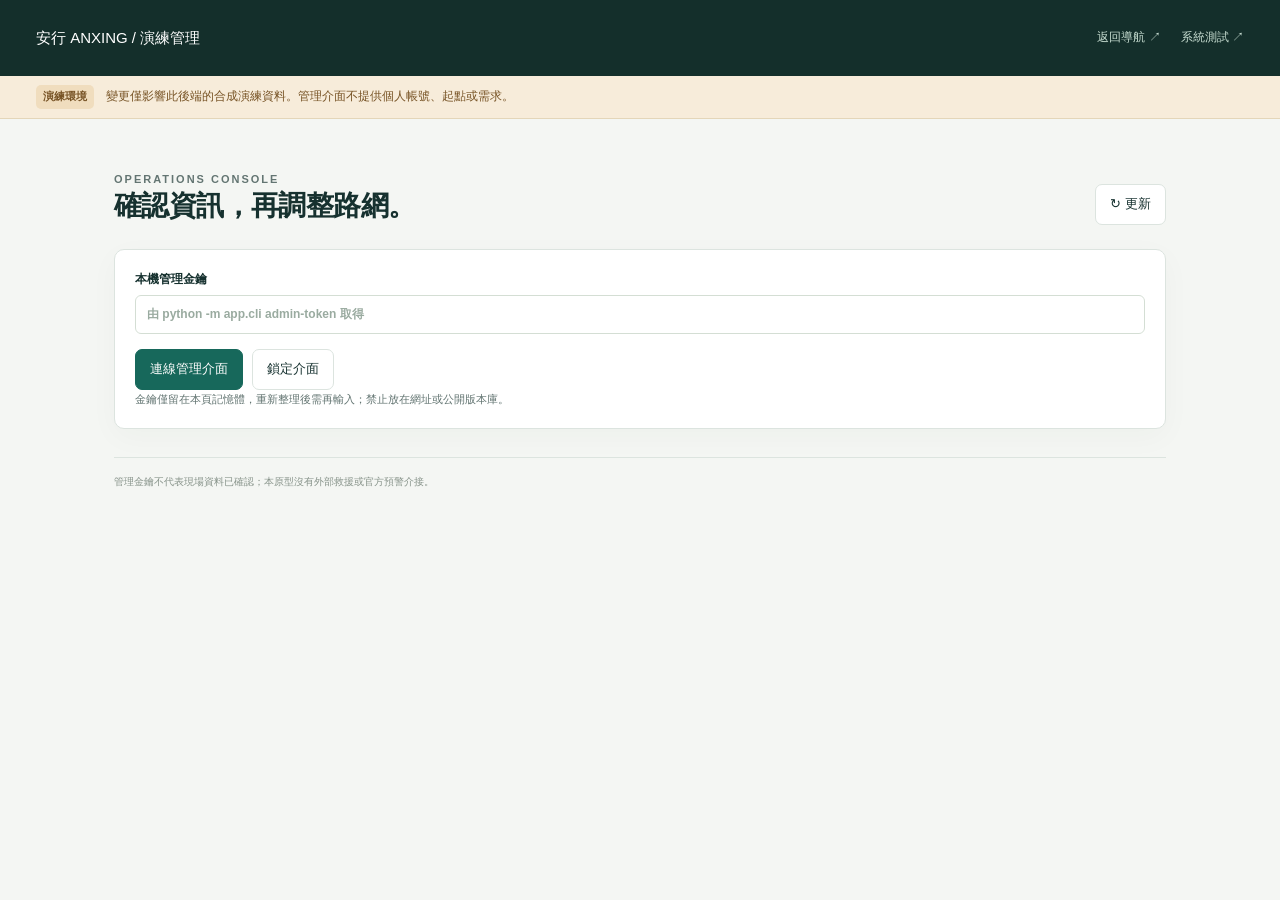
<file: static/admin.html>
<!doctype html>
<html lang="zh-Hant">
  <head>
    <meta charset="utf-8" />
    <meta name="viewport" content="width=device-width,initial-scale=1" />
    <title>安行・演練管理</title>
    <link rel="icon" href="/static/icon.svg" />
    <link rel="stylesheet" href="/static/style.css" />
    <script src="/static/admin.js" defer></script>
  </head>
  <body>
    <header class="top">
      <a class="brand" href="/">安行 ANXING / 演練管理</a>
      <div class="top-links"><a href="/">返回導航 ↗</a><a href="/test">系統測試 ↗</a></div>
    </header>
    <div class="drill-bar">
      <span class="pill amber">演練環境</span
      ><span>變更僅影響此後端的合成演練資料。管理介面不提供個人帳號、起點或需求。</span>
    </div>
    <main class="standalone">
      <div class="pagehead">
        <div>
          <div class="eyebrow">OPERATIONS CONSOLE</div>
          <h1>確認資訊，再調整路網。</h1>
        </div>
        <button class="btn" id="admin-refresh">↻ 更新</button>
      </div>
      <div class="panel">
        <div class="panelbody">
          <form id="admin-auth">
            <label class="field"
              >本機管理金鑰<input
                id="admin-token"
                type="password"
                autocomplete="off"
                placeholder="由 python -m app.cli admin-token 取得"
                required
                minlength="24"
            /></label>
            <div class="actions">
              <button class="btn primary" type="submit">連線管理介面</button
              ><button class="btn" type="button" id="admin-lock">鎖定介面</button>
            </div>
            <p class="hint">金鑰僅留在本頁記憶體，重新整理後需再輸入；禁止放在網址或公開版本庫。</p>
          </form>
          <div id="admin-message" aria-live="polite"></div>
        </div>
      </div>
      <div id="admin-content" hidden>
        <div id="admin-metrics" class="metrics result"></div>
        <div class="panel result">
          <div class="panelhead">
            <h2>災情審核與解除</h2>
            <span class="pill gray">不自動以票數判真</span>
          </div>
          <div id="admin-reports"></div>
        </div>
        <div class="panel result">
          <div class="panelhead"><h2>場所狀態與容量</h2></div>
          <form id="shelter-form" class="panelbody">
            <div class="formrow">
              <label class="field">演練場所<select id="admin-shelter"></select></label
              ><label class="field"
                >開設狀態<select id="shelter-status">
                  <option value="open">開設</option>
                  <option value="closed">關閉</option>
                  <option value="unknown">未知</option>
                </select></label
              >
            </div>
            <div class="formrow">
              <label class="field"
                >總容量（空白為未知）<input
                  type="number"
                  min="0"
                  max="100000"
                  id="shelter-capacity" /></label
              ><label class="field"
                >無障礙適用容量（空白為未知）<input
                  type="number"
                  min="0"
                  max="100000"
                  id="shelter-accessible"
              /></label>
            </div>
            <div class="formrow">
              <label class="field"
                >非 App 背景人數<input
                  type="number"
                  min="0"
                  max="100000"
                  id="shelter-background"
                  required /></label
              ><label class="field"
                >其中需無障礙的人數<input
                  type="number"
                  min="0"
                  max="100000"
                  id="shelter-background-accessible"
                  required
              /></label>
            </div>
            <div class="formrow">
              <label class="field"
                >無階梯入口<select id="shelter-entrance">
                  <option value="true">已確認可用</option>
                  <option value="false">不可用</option>
                  <option value="null">未知</option>
                </select></label
              ><label class="field"
                >無障礙廁所<select id="shelter-toilet">
                  <option value="true">已確認可用</option>
                  <option value="false">不可用</option>
                  <option value="null">未知</option>
                </select></label
              >
            </div>
            <label class="field"
              >收容空間可達性<select id="shelter-space">
                <option value="true">已確認可達</option>
                <option value="false">不可達</option>
                <option value="null">未知</option>
              </select></label
            ><label class="field"
              >更新理由<input
                id="shelter-note"
                required
                minlength="3"
                maxlength="300"
                placeholder="例如：演練確認入口關閉，請重新規劃。" /></label
            ><button class="btn primary" type="submit">更新場所並使相關在途配置失效</button>
            <div id="shelter-message" aria-live="polite"></div>
          </form>
        </div>
        <div class="panel result">
          <div class="panelhead">
            <h2>發布演練地震資訊</h2>
            <span class="pill amber">不會發送官方警報</span>
          </div>
          <form id="event-form" class="panelbody">
            <div class="formrow">
              <label class="field"
                >事件識別<input
                  id="event-id"
                  value="drill-001"
                  required
                  pattern="[a-zA-Z0-9_-]+"
                  maxlength="80" /></label
              ><label class="field"
                >版本（需遞增）<input type="number" id="event-version" min="1" value="1" required
              /></label>
            </div>
            <label class="field"
              >標題<input
                id="event-title"
                value="大安區震後避難演練"
                required
                minlength="2"
                maxlength="120" /></label
            ><label class="field"
              >演練規模<input
                type="number"
                id="event-magnitude"
                min="0"
                max="10"
                step="0.1"
                value="6.0"
                required
            /></label>
            <p class="hint">
              事件時間使用送出當下；來源固定標示本機演練。相同事件的舊版本將被拒絕。
            </p>
            <button class="btn primary" type="submit">發布演練資訊</button>
            <div id="event-message" aria-live="polite"></div>
          </form>
        </div>
      </div>
      <footer class="footer">
        管理金鑰不代表現場資料已確認；本原型沒有外部救援或官方預警介接。
      </footer>
    </main>
    <div id="toast" role="status"></div>
  </body>
</html>
</file>
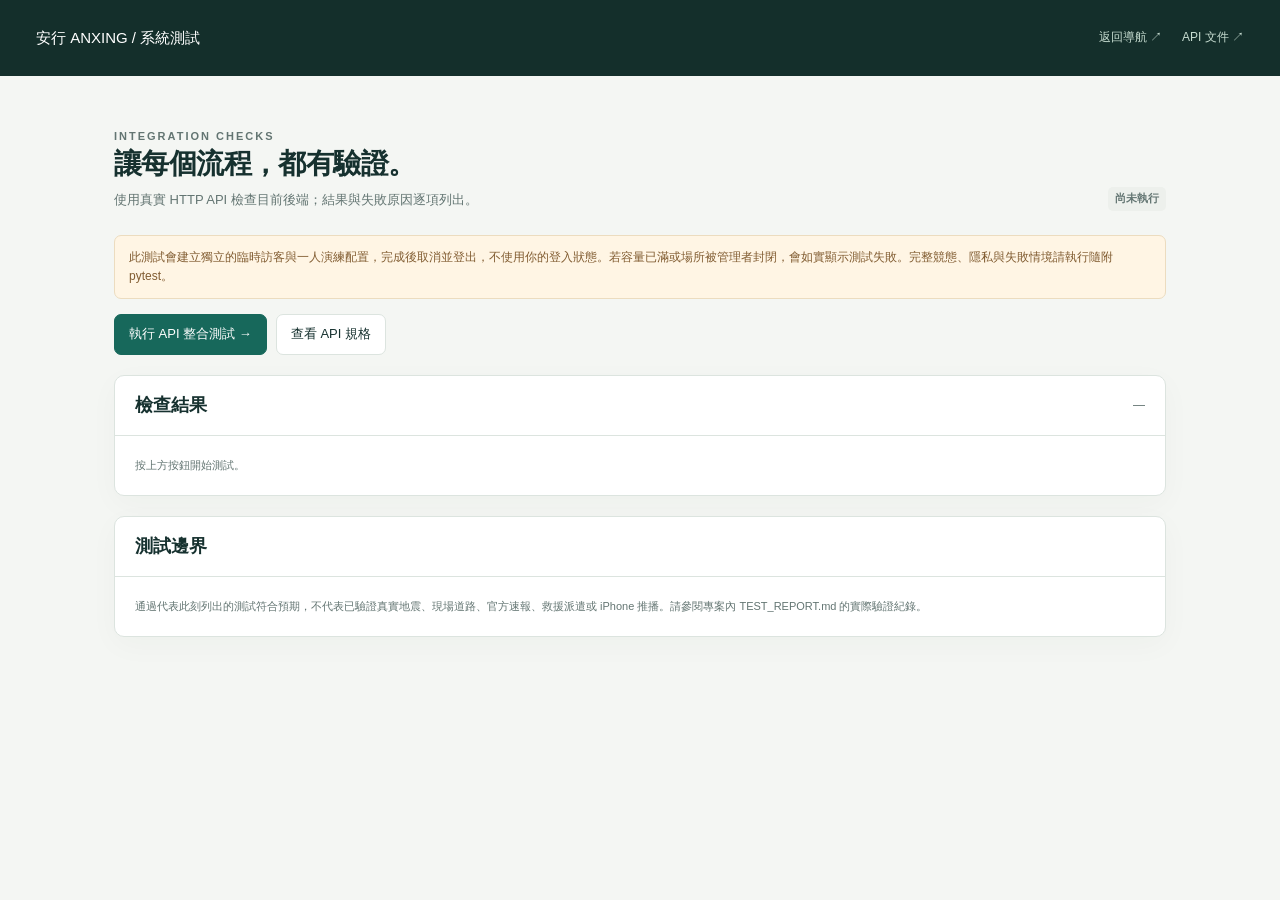
<file: static/test.html>
<!doctype html>
<html lang="zh-Hant">
  <head>
    <meta charset="utf-8" />
    <meta name="viewport" content="width=device-width,initial-scale=1" />
    <title>安行・API 測試網頁</title>
    <link rel="icon" href="/static/icon.svg" />
    <link rel="stylesheet" href="/static/style.css" />
    <script src="/static/test.js" defer></script>
  </head>
  <body>
    <header class="top">
      <a class="brand" href="/">安行 ANXING / 系統測試</a>
      <div class="top-links"><a href="/">返回導航 ↗</a><a href="/docs">API 文件 ↗</a></div>
    </header>
    <main class="standalone">
      <div class="pagehead">
        <div>
          <div class="eyebrow">INTEGRATION CHECKS</div>
          <h1>讓每個流程，都有驗證。</h1>
          <p class="muted">使用真實 HTTP API 檢查目前後端；結果與失敗原因逐項列出。</p>
        </div>
        <span class="pill gray" id="test-summary">尚未執行</span>
      </div>
      <div class="warning">
        此測試會建立獨立的臨時訪客與一人演練配置，完成後取消並登出，不使用你的登入狀態。若容量已滿或場所被管理者封閉，會如實顯示測試失敗。完整競態、隱私與失敗情境請執行隨附
        pytest。
      </div>
      <div class="actions">
        <button class="btn primary" id="run-tests">執行 API 整合測試 →</button
        ><a class="btn" href="/openapi.json" target="_blank" rel="noopener">查看 API 規格</a>
      </div>
      <div class="panel result">
        <div class="panelhead">
          <h2>檢查結果</h2>
          <small id="test-duration">—</small>
        </div>
        <div id="test-results" aria-live="polite">
          <div class="panelbody hint">按上方按鈕開始測試。</div>
        </div>
      </div>
      <div class="panel result">
        <div class="panelhead"><h2>測試邊界</h2></div>
        <div class="panelbody hint">
          通過代表此刻列出的測試符合預期，不代表已驗證真實地震、現場道路、官方速報、救援派遣或
          iPhone 推播。請參閱專案內 TEST_REPORT.md 的實際驗證紀錄。
        </div>
      </div>
    </main>
  </body>
</html>
</file>
<file: static/style.css>
@import url('/static/fonts.css');
:root {
  --ink: #16312f;
  --muted: #637572;
  --teal: #17685b;
  --mint: #e3f1e9;
  --paper: #f4f6f3;
  --line: #dce4df;
  --orange: #bc621e;
  --red: #b33d38;
  --nav: #142f2b;
  --white: #fff;
  --shadow: 0 8px 30px #193d2e08;
}
* {
  box-sizing: border-box;
}
body {
  margin: 0;
  background: var(--paper);
  color: var(--ink);
  font:
    15px/1.6 -apple-system,
    BlinkMacSystemFont,
    'Noto Sans TC',
    'PingFang TC',
    sans-serif;
}
button,
input,
select,
textarea {
  font: inherit;
}
button,
a,
input,
select,
textarea {
  touch-action: manipulation;
}
button,
a {
  -webkit-tap-highlight-color: transparent;
}
button {
  cursor: pointer;
}
button:disabled {
  opacity: 0.45;
  cursor: not-allowed;
}
button:focus-visible,
a:focus-visible,
input:focus-visible,
select:focus-visible,
textarea:focus-visible {
  outline: 3px solid #d79934;
  outline-offset: 3px;
}
a {
  color: var(--teal);
  text-decoration: none;
}
a:hover {
  text-decoration: underline;
}
h1,
h2,
h3,
p {
  margin: 0;
}
h1 {
  font-size: 28px;
  line-height: 1.3;
  letter-spacing: -0.6px;
}
h2 {
  font-size: 18px;
  line-height: 1.4;
}
h3 {
  font-size: 15px;
}
.eyebrow {
  font-size: 11px;
  text-transform: uppercase;
  letter-spacing: 2px;
  color: var(--muted);
  font-weight: 600;
}
.muted,
small {
  color: var(--muted);
}
small {
  font-size: 12px;
}
.top {
  height: 76px;
  background: var(--nav);
  color: #fff;
  display: flex;
  align-items: center;
  justify-content: space-between;
  padding: 0 36px;
  gap: 20px;
}
.brand {
  display: flex;
  align-items: center;
  gap: 12px;
  color: white;
}
.brand strong {
  font-size: 18px;
  letter-spacing: 1px;
}
.brand small {
  display: block;
  color: #9bb6aa;
  font-size: 10px;
  letter-spacing: 2px;
}
.brand-icon {
  width: 36px;
  height: 39px;
  border: 1px solid #7fa693;
  border-radius: 12px 12px 18px 18px;
  display: grid;
  place-items: center;
  font-size: 24px;
  color: #b4d7a7;
}
.top-links {
  display: flex;
  gap: 20px;
  align-items: center;
  font-size: 12px;
}
.top-links a {
  color: #c7ddd1;
}
.live {
  display: flex;
  align-items: center;
  gap: 7px;
  color: #c0d7c8;
  font-size: 12px;
}
.dot {
  height: 7px;
  width: 7px;
  background: #b2d393;
  border-radius: 50%;
}
.drill-bar {
  background: #f7ecda;
  border-bottom: 1px solid #e4d6b9;
  padding: 9px 36px;
  display: flex;
  gap: 12px;
  align-items: center;
  font-size: 12px;
  color: #775325;
}
.pill {
  border-radius: 5px;
  padding: 3px 7px;
  font-size: 11px;
  white-space: nowrap;
  font-weight: 600;
  display: inline-block;
  background: var(--mint);
  color: var(--teal);
}
.pill.amber {
  background: #f0ddbe;
  color: #775325;
}
.pill.red {
  background: #f9e7e4;
  color: var(--red);
}
.pill.gray {
  background: #edf0ec;
  color: var(--muted);
}
.shell {
  display: grid;
  grid-template-columns: 190px minmax(0, 1fr);
  min-height: calc(100vh - 118px);
}
.sidebar {
  border-right: 1px solid var(--line);
  padding: 30px 18px;
  background: #fafbf8;
  display: flex;
  flex-direction: column;
  gap: 8px;
}
.navbtn {
  border: 0;
  background: none;
  text-align: left;
  padding: 11px 14px;
  color: #5c6e67;
  border-radius: 7px;
  display: flex;
  align-items: center;
  gap: 12px;
  font-size: 13px;
}
.navbtn.active {
  background: #dfede2;
  color: #225a45;
  font-weight: 600;
}
.navbtn span:first-child {
  font-size: 17px;
  width: 20px;
  text-align: center;
}
.side-note {
  margin-top: auto;
  padding: 22px 12px 0;
  font-size: 11px;
  color: #7f8b82;
  border-top: 1px solid var(--line);
}
main {
  padding: 30px 34px 40px;
  min-width: 0;
  max-width: 1720px;
  width: 100%;
  margin: auto;
}
.pagehead {
  display: flex;
  justify-content: space-between;
  align-items: flex-end;
  margin-bottom: 24px;
  gap: 16px;
}
.pagehead .muted {
  font-size: 13px;
  margin-top: 8px;
}
.btn {
  border: 1px solid var(--line);
  border-radius: 7px;
  padding: 9px 14px;
  background: white;
  color: var(--ink);
  font-weight: 500;
  font-size: 13px;
  display: inline-flex;
  gap: 8px;
  align-items: center;
  justify-content: center;
  min-height: 40px;
}
.btn:hover {
  background: #f2f6f1;
  text-decoration: none;
}
.btn.primary {
  background: var(--teal);
  color: white;
  border-color: var(--teal);
}
.btn.primary:hover {
  background: #115448;
}
.btn.danger {
  color: var(--red);
  border-color: #e4b8b1;
}
.btn.small {
  font-size: 12px;
  padding: 5px 10px;
  min-height: 33px;
}
.full {
  width: 100%;
}
.metrics {
  display: grid;
  grid-template-columns: repeat(4, 1fr);
  gap: 14px;
  margin-bottom: 22px;
}
.metric {
  border: 1px solid var(--line);
  border-radius: 9px;
  padding: 15px 20px;
  background: #fff;
  box-shadow: var(--shadow);
}
.metric .value {
  font-size: 29px;
  font-weight: 600;
  letter-spacing: -1px;
  line-height: 1.5;
}
.metric .value small {
  font-size: 12px;
  font-weight: 400;
  letter-spacing: 0;
  margin-left: 6px;
}
.metric label {
  font-size: 11px;
  color: var(--muted);
}
.metric .foot {
  font-size: 10px;
  color: #799183;
}
.workspace {
  display: grid;
  grid-template-columns: minmax(0, 1fr) 326px;
  gap: 20px;
  align-items: start;
}
.panel {
  background: white;
  border: 1px solid var(--line);
  border-radius: 10px;
  overflow: hidden;
  box-shadow: var(--shadow);
}
.panelhead {
  padding: 17px 20px;
  display: flex;
  gap: 10px;
  justify-content: space-between;
  align-items: center;
  border-bottom: 1px solid var(--line);
}
.panelbody {
  padding: 20px;
}
.map {
  height: 440px;
  position: relative;
  background: #edf1e6;
  overflow: hidden;
}
.map svg {
  width: 100%;
  height: 100%;
  display: block;
}
.map .road {
  stroke: #fff;
  stroke-width: 9;
  stroke-linecap: round;
}
.map .road-outline {
  stroke: #d5dccf;
  stroke-width: 12;
  stroke-linecap: round;
}
.map .blocked {
  stroke: #c75b48;
  stroke-dasharray: 5 5;
  stroke-width: 7;
}
.map .stairs {
  stroke: #b4a985;
  stroke-dasharray: 2 4;
  stroke-width: 6;
}
.map .route {
  stroke: #147a64;
  stroke-width: 7;
  stroke-linejoin: round;
  fill: none;
  filter: drop-shadow(0 2px 3px #225c4c44);
}
.map .node {
  fill: #c4cfc0;
}
.map .shelter {
  fill: white;
  stroke: #2c715b;
  stroke-width: 2;
}
.map .shelter.closed {
  stroke: #9da89b;
  fill: #eef0eb;
}
.map text {
  font-family: inherit;
  fill: #536c5d;
  font-size: 11px;
}
.map .map-note {
  position: absolute;
  bottom: 14px;
  left: 14px;
  right: 14px;
  background: #fffffff0;
  border-radius: 6px;
  border: 1px solid #e1e6d9;
  padding: 9px 12px;
  font-size: 10px;
  color: #64745d;
}
.mapbadge {
  position: absolute;
  top: 14px;
  left: 14px;
  background: #ffffffeb;
  padding: 7px 11px;
  border-radius: 6px;
  font-size: 11px;
  border: 1px solid #dce4d2;
}
.north {
  position: absolute;
  top: 14px;
  right: 16px;
  font-size: 11px;
  color: #69816c;
  text-align: center;
}
.legend {
  padding: 12px 20px;
  display: flex;
  gap: 16px;
  flex-wrap: wrap;
  font-size: 10px;
  color: var(--muted);
}
.legend i {
  display: inline-block;
  vertical-align: middle;
  width: 9px;
  height: 9px;
  margin-right: 5px;
  border-radius: 50%;
  background: #3f8267;
}
.legend .closed {
  background: #a8b1a2;
}
.legend .blocked {
  background: #cc6b54;
}
.legend .blue {
  background: #307898;
}
.sectiontitle {
  font-size: 11px;
  color: var(--muted);
  letter-spacing: 1px;
  display: flex;
  gap: 8px;
  align-items: center;
  margin-bottom: 16px;
}
.step {
  background: #e7f0e6;
  border-radius: 4px;
  width: 20px;
  height: 20px;
  text-align: center;
  color: var(--teal);
  line-height: 20px;
  font-weight: 700;
}
label.field {
  display: block;
  font-size: 12px;
  font-weight: 600;
  margin-bottom: 14px;
}
input:not([type='checkbox']),
select,
textarea {
  display: block;
  width: 100%;
  border: 1px solid #d4ded4;
  border-radius: 6px;
  padding: 9px 11px;
  margin-top: 6px;
  color: var(--ink);
  background: #fff;
  min-width: 0;
}
input::placeholder,
textarea::placeholder {
  color: #9aaba0;
}
input[type='checkbox'] {
  accent-color: var(--teal);
  width: 16px;
  height: 16px;
  margin: 0;
  flex-shrink: 0;
}
.check {
  display: flex;
  align-items: flex-start;
  gap: 9px;
  font-size: 12px;
  font-weight: 400;
  margin: 11px 0;
  line-height: 1.5;
}
.check input {
  margin-top: 1px;
}
.formrow {
  display: grid;
  grid-template-columns: 1fr 1fr;
  gap: 12px;
}
.divider {
  height: 1px;
  background: var(--line);
  margin: 18px 0;
}
.hint {
  font-size: 11px;
  color: var(--muted);
  line-height: 1.7;
}
.soft {
  padding: 12px 14px;
  background: #f3f6ef;
  border-radius: 7px;
  font-size: 12px;
}
.warning {
  padding: 12px 14px;
  background: #fff5e4;
  border: 1px solid #ecdcbf;
  color: #815c31;
  border-radius: 7px;
  font-size: 12px;
}
.warning strong {
  display: block;
}
.actions {
  display: flex;
  gap: 9px;
  flex-wrap: wrap;
  margin-top: 15px;
}
.result {
  margin-top: 20px;
}
.route-header {
  display: flex;
  align-items: center;
  justify-content: space-between;
  gap: 10px;
}
.route-number {
  font-size: 34px;
  font-weight: 600;
  letter-spacing: -1px;
}
.route-number small {
  font-size: 12px;
  font-weight: 400;
  letter-spacing: 0;
}
.route-grid {
  display: grid;
  grid-template-columns: repeat(3, 1fr);
  gap: 14px;
  margin-top: 16px;
}
.route-grid label {
  display: block;
  font-size: 10px;
  color: var(--muted);
}
.route-grid strong {
  font-size: 14px;
}
.route-steps {
  margin-top: 15px;
  padding: 12px 14px;
  border-left: 2px solid #b9cdb5;
  font-size: 12px;
  background: #f8faf5;
  line-height: 2;
}
.cards {
  display: grid;
  grid-template-columns: repeat(3, 1fr);
  gap: 16px;
}
.shelter-card {
  padding: 20px;
}
.shelter-card h3 {
  margin-top: 10px;
  font-size: 15px;
}
.shelter-card .capacity {
  font-size: 24px;
  margin: 12px 0;
}
.progress {
  height: 5px;
  background: #edf0e9;
  border-radius: 8px;
  overflow: hidden;
  margin: 8px 0;
}
.progress div {
  height: 100%;
  background: #7ca385;
}
.tablewrap {
  overflow: auto;
}
table {
  width: 100%;
  border-collapse: collapse;
  font-size: 12px;
  text-align: left;
}
td,
th {
  padding: 13px 16px;
  border-bottom: 1px solid var(--line);
  white-space: nowrap;
}
th {
  background: #f5f7f1;
  font-weight: 500;
  color: var(--muted);
}
td:first-child {
  font-weight: 600;
}
.chart {
  display: flex;
  gap: 12px;
  align-items: flex-end;
  height: 180px;
  padding: 18px;
  border-bottom: 1px solid var(--line);
}
.barwrap {
  flex: 1;
  display: flex;
  align-items: center;
  justify-content: flex-end;
  flex-direction: column;
  height: 100%;
  font-size: 11px;
}
.bar {
  width: 60%;
  background: #408571;
  min-height: 1px;
  border-radius: 5px 5px 0 0;
}
.barwrap small {
  font-size: 10px;
}
.chart-title {
  font-size: 13px;
  margin-top: 20px;
}
.account-layout,
.analysis-layout {
  display: grid;
  grid-template-columns: 1fr 1fr;
  gap: 20px;
}
.tabs {
  display: flex;
  gap: 8px;
  margin-bottom: 18px;
}
.tab {
  border: 0;
  background: #eef2eb;
  color: var(--muted);
  border-radius: 5px;
  padding: 8px 15px;
}
.tab.active {
  background: var(--teal);
  color: white;
}
.event {
  margin-top: 20px;
}
.event .event-title {
  font-weight: 600;
  margin-bottom: 5px;
}
details {
  margin-top: 14px;
}
summary {
  cursor: pointer;
  font-size: 12px;
  color: var(--muted);
}
.notice {
  margin: 16px 0;
  padding: 12px 15px;
  border: 1px solid var(--line);
  background: #edf4e9;
  font-size: 12px;
  border-radius: 6px;
}
.notice.error {
  background: #fcf0ec;
  color: #923e36;
  border-color: #edd0c8;
}
#toast {
  position: fixed;
  bottom: 24px;
  left: 50%;
  transform: translateX(-50%);
  background: #173c32;
  color: white;
  padding: 12px 20px;
  border-radius: 7px;
  font-size: 13px;
  max-width: 90vw;
  box-shadow: 0 4px 25px #0003;
  z-index: 10;
}
#toast:empty {
  display: none;
}
[hidden] {
  display: none !important;
}
.footer {
  display: flex;
  justify-content: space-between;
  gap: 20px;
  color: #87938a;
  font-size: 10px;
  margin-top: 28px;
  padding-top: 16px;
  border-top: 1px solid var(--line);
}
.standalone {
  max-width: 1100px;
  margin: 0 auto;
  padding: 32px 24px;
}
.standalone .pagehead {
  margin-top: 20px;
}
.testrow {
  display: flex;
  gap: 16px;
  padding: 14px 18px;
  border-bottom: 1px solid var(--line);
  font-size: 13px;
}
.testrow .teststate {
  min-width: 56px;
}
.code {
  font-family: ui-monospace, monospace;
  font-size: 12px;
  white-space: pre-wrap;
  overflow-wrap: anywhere;
  background: #f4f7f0;
  padding: 14px;
  border-radius: 5px;
}
.reportrow {
  padding: 18px;
  border-bottom: 1px solid var(--line);
}
.reportrow p {
  margin: 8px 0;
  white-space: pre-wrap;
  font-size: 13px;
  overflow-wrap: anywhere;
}
.mini-grid {
  display: grid;
  grid-template-columns: 1fr 1fr;
  gap: 16px;
}
.status-inline {
  font-size: 11px;
  color: var(--muted);
}
.skip {
  position: fixed;
  top: -100px;
  left: 20px;
  z-index: 99;
  padding: 10px;
  background: white;
}
.skip:focus {
  top: 10px;
}
@media (min-width: 1500px) {
  .map {
    height: 500px;
  }
}
@media (max-width: 1150px) {
  .shell {
    grid-template-columns: 155px minmax(0, 1fr);
  }
  .sidebar {
    padding: 24px 10px;
  }
  .navbtn {
    padding: 10px;
    font-size: 12px;
    gap: 8px;
  }
  main {
    padding: 26px 22px;
  }
  .workspace {
    grid-template-columns: minmax(0, 1fr) 290px;
    gap: 16px;
  }
  .map {
    height: 460px;
  }
  .cards {
    grid-template-columns: repeat(2, 1fr);
  }
  .top {
    padding: 0 24px;
  }
  .drill-bar {
    padding: 9px 24px;
  }
}
@media (max-width: 900px) {
  .workspace {
    grid-template-columns: 1fr;
  }
  .workspace > .panel:last-child {
    grid-row: 1;
  }
  .workspace > .panel:last-child .panelbody {
    display: block;
  }
  .map {
    height: 400px;
  }
  .formrow {
    gap: 14px;
  }
  .account-layout,
  .analysis-layout {
    grid-template-columns: 1fr;
  }
  .metrics {
    grid-template-columns: repeat(2, 1fr);
  }
  h1 {
    font-size: 25px;
  }
}
@media (max-width: 640px) {
  .top {
    height: 65px;
    padding: 0 17px;
  }
  .brand strong {
    font-size: 15px;
  }
  .brand small {
    font-size: 8px;
  }
  .top-links {
    gap: 12px;
  }
  .top-links .live {
    display: none;
  }
  .drill-bar {
    padding: 9px 17px;
    font-size: 11px;
    align-items: flex-start;
    gap: 8px;
  }
  .shell {
    display: block;
  }
  .sidebar {
    position: sticky;
    top: 0;
    z-index: 5;
    border-right: 0;
    border-bottom: 1px solid var(--line);
    flex-direction: row;
    overflow-x: auto;
    padding: 7px 10px;
    gap: 4px;
  }
  .navbtn {
    flex-shrink: 0;
    padding: 8px 10px;
    font-size: 11px;
    gap: 6px;
  }
  .navbtn span:first-child {
    font-size: 14px;
    width: 16px;
  }
  .side-note {
    display: none;
  }
  main {
    padding: 22px 16px;
  }
  .pagehead {
    align-items: flex-start;
    margin-bottom: 18px;
  }
  .pagehead .btn {
    font-size: 11px;
    padding: 8px;
    min-height: 35px;
  }
  .pagehead .muted {
    font-size: 11px;
    max-width: 250px;
  }
  h1 {
    font-size: 23px;
  }
  .metrics {
    gap: 9px;
  }
  .metric {
    padding: 12px 14px;
  }
  .metric .value {
    font-size: 25px;
  }
  .metric .foot {
    font-size: 9px;
  }
  .panelhead {
    padding: 14px 16px;
  }
  .panelbody {
    padding: 16px;
  }
  .map {
    height: 360px;
  }
  .cards {
    grid-template-columns: 1fr;
  }
  .legend {
    gap: 11px;
    padding: 10px 14px;
  }
  .footer {
    font-size: 9px;
    display: block;
  }
  .route-grid {
    gap: 8px;
  }
  .route-grid strong {
    font-size: 12px;
  }
  .route-grid label {
    font-size: 9px;
  }
  .standalone {
    padding: 20px 16px;
  }
  .mini-grid {
    grid-template-columns: 1fr;
  }
  .formrow {
    gap: 10px;
  }
  .top-links a {
    font-size: 11px;
  }
}

.report-photo {
  max-width: 100%;
  max-height: 400px;
  margin-top: 12px;
  border-radius: 6px;
}

@media (max-width: 640px) {
  .pagehead {
    flex-wrap: wrap;
  }
  .pagehead > div:first-child {
    flex-basis: 100%;
  }
  .pagehead .btn {
    white-space: nowrap;
  }
  .pagehead .muted {
    max-width: none;
  }
}
/* Published data workspace. OSM map elements use Leaflet's own sizing. */
.public-workspace {
  display: grid;
  grid-template-columns: minmax(0, 1fr) 326px;
  gap: 20px;
  align-items: start;
}
.public-leaflet {
  height: 570px;
  background: #eaf0e8;
  z-index: 0;
}
.public-leaflet .leaflet-control-attribution {
  font-size: 10px;
}
.public-leaflet .leaflet-popup-content {
  max-width: 280px;
  line-height: 1.6;
}
.public-leaflet .leaflet-popup-content h3 {
  margin: 8px 0;
}
.public-leaflet .leaflet-popup-content p {
  margin: 8px 0;
}
.public-leaflet .leaflet-popup-content a {
  color: var(--teal);
}
.public-leaflet .leaflet-tooltip {
  font-family: inherit;
}
.public-browser {
  display: grid;
  grid-template-columns: 1.25fr 1fr;
  gap: 20px;
  align-items: start;
}
.public-filters {
  display: grid;
  grid-template-columns: 1fr 1fr;
  gap: 12px;
  padding-bottom: 5px;
}
.public-filters label:last-child {
  grid-column: 1/-1;
}
.public-list {
  max-height: 550px;
  overflow: auto;
}
.public-list-item {
  border: 0;
  border-top: 1px solid var(--line);
  padding: 14px 20px;
  background: white;
  text-align: left;
  color: var(--ink);
  display: flex;
  gap: 12px;
  width: 100%;
  align-items: flex-start;
}
.public-list-item:hover {
  background: #f2f7ee;
}
.public-list-item strong {
  font-size: 13px;
  display: block;
}
.public-list-item small {
  font-size: 11px;
  display: block;
  margin-top: 4px;
}
.public-dot {
  width: 9px;
  height: 9px;
  background: #247e6d;
  border-radius: 50%;
  margin-top: 7px;
  flex-shrink: 0;
}
.public-dot.park,
.legend i.park {
  background: #68954d;
}
.public-dot.airraid,
.legend i.airraid {
  background: #8a6897;
}
.legend i.backup {
  background: #bd8537;
}
.public-detail-grid {
  display: grid;
  grid-template-columns: 1fr 1fr;
  margin: 15px 0;
  padding: 12px;
  background: #f1f5ed;
  gap: 10px;
  border-radius: 6px;
}
.public-detail-grid small,
.public-detail-grid strong {
  display: block;
}
.public-route-steps {
  font-size: 13px;
  line-height: 2;
  padding-left: 22px;
  margin-top: 16px;
}
.public-leaflet .leaflet-container a {
  color: var(--teal);
}
.legend label {
  display: flex;
  align-items: center;
  gap: 6px;
}
.legend label input {
  width: 12px;
  height: 12px;
}
#public-data-message:empty,
#public-tile-message:empty {
  display: none;
}
#public-map .leaflet-control-container {
  font-family: inherit;
}
#public-map .leaflet-control-attribution a {
  color: #155d75;
}
@media (max-width: 1150px) {
  .public-workspace {
    grid-template-columns: minmax(0, 1fr) 290px;
    gap: 16px;
  }
  .public-leaflet {
    height: 600px;
  }
}
@media (max-width: 900px) {
  .public-workspace,
  .public-browser {
    grid-template-columns: 1fr;
  }
  .public-workspace > aside {
    grid-row: 2;
  }
  .public-leaflet {
    height: 480px;
  }
}
@media (max-width: 640px) {
  .public-leaflet {
    height: 420px;
  }
  .public-filters {
    display: block;
  }
  .public-list {
    max-height: 400px;
  }
  .public-list-item {
    padding: 12px 16px;
  }
  .public-route-steps {
    font-size: 12px;
  }
  .public-leaflet .leaflet-control-attribution {
    font-size: 8px;
  }
  .public-workspace .route-grid {
    grid-template-columns: 1fr;
  }
  .public-workspace .route-grid > div {
    display: flex;
    justify-content: space-between;
  }
}

.accessibility-tools {
  border-top: 1px solid var(--line);
  background: #f6f8f1;
}
.accessibility-tools a {
  font-size: 12px;
  color: var(--teal);
}
.accessibility-evidence {
  padding: 12px;
  border-left: 3px solid #578c64;
  background: #f4f7ed;
  margin: 12px 0;
}
.accessibility-evidence > strong {
  font-size: 13px;
}

.accessibility-rating-yes {
  color: #257c4d;
}
.accessibility-rating-limited {
  color: #a46718;
}
.accessibility-rating-no {
  color: #b8433e;
}
.accessibility-rating-unknown {
  color: #64716b;
}
</file>
